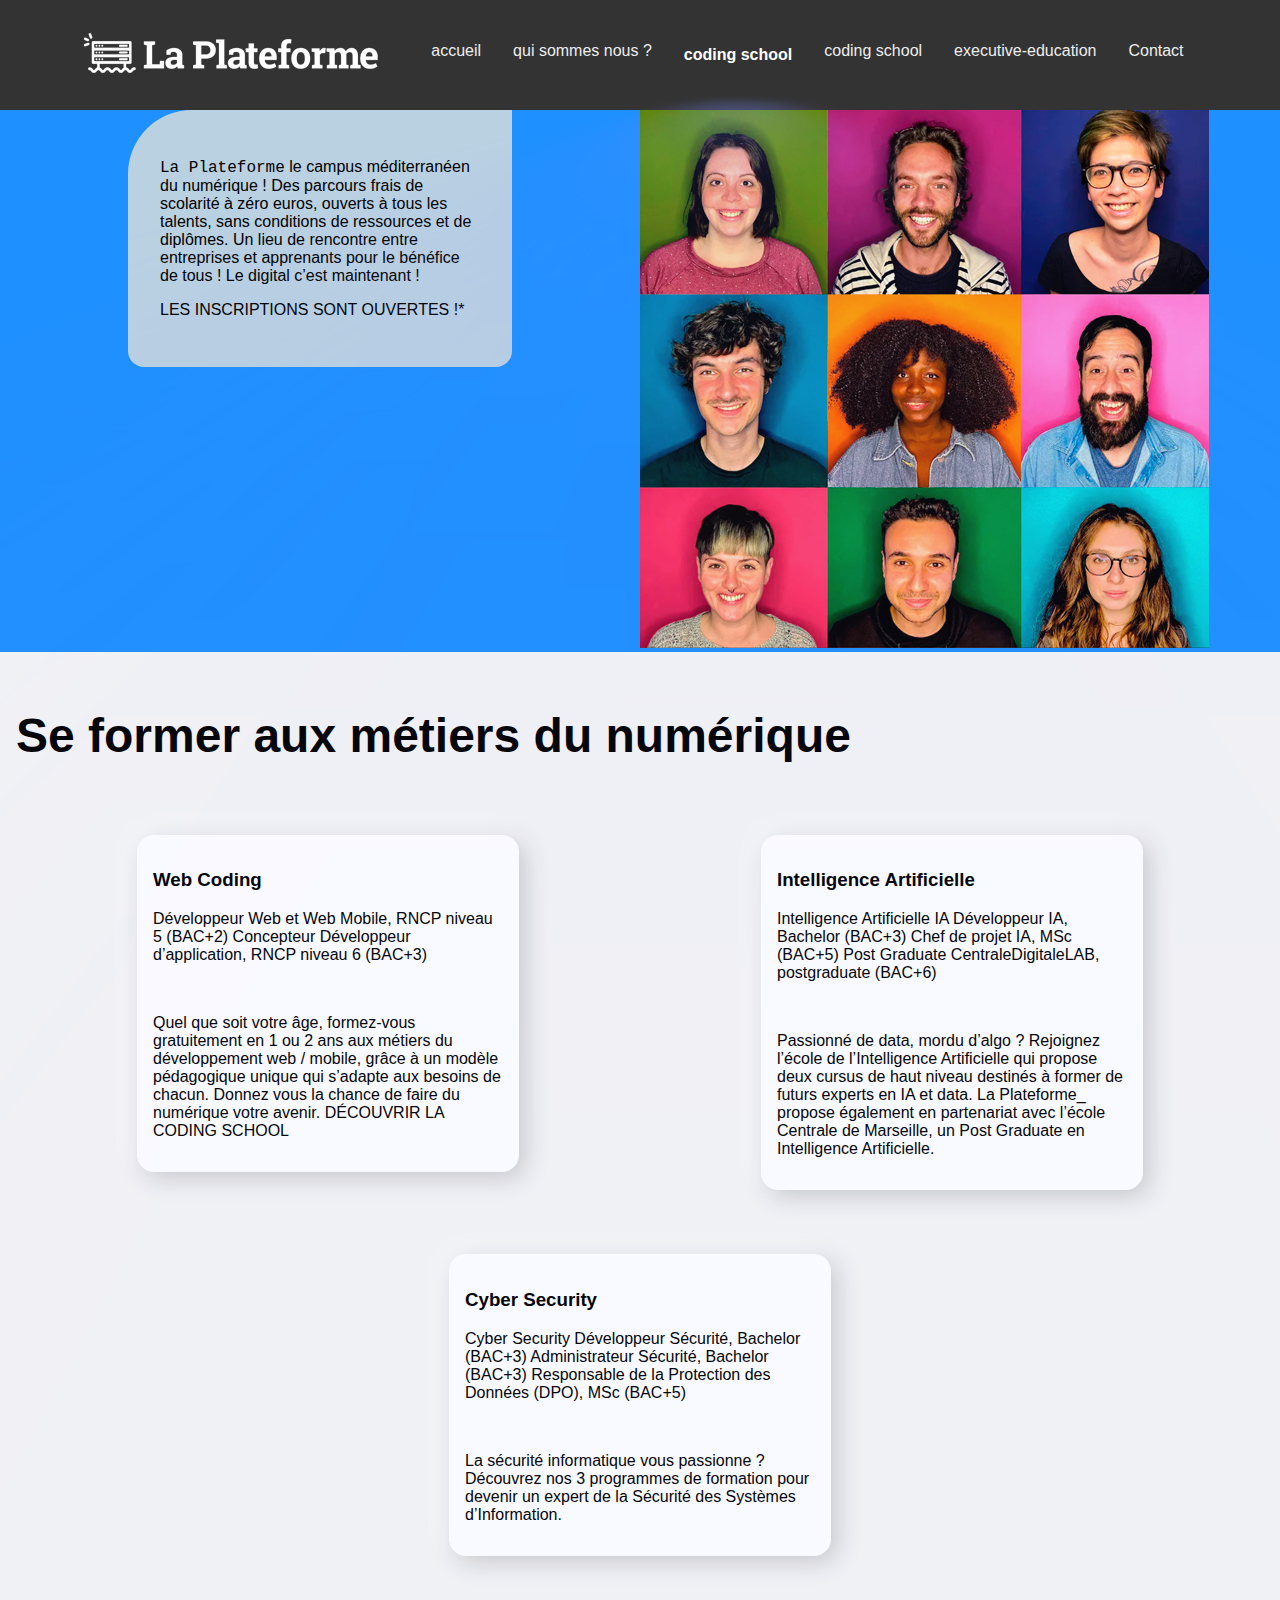
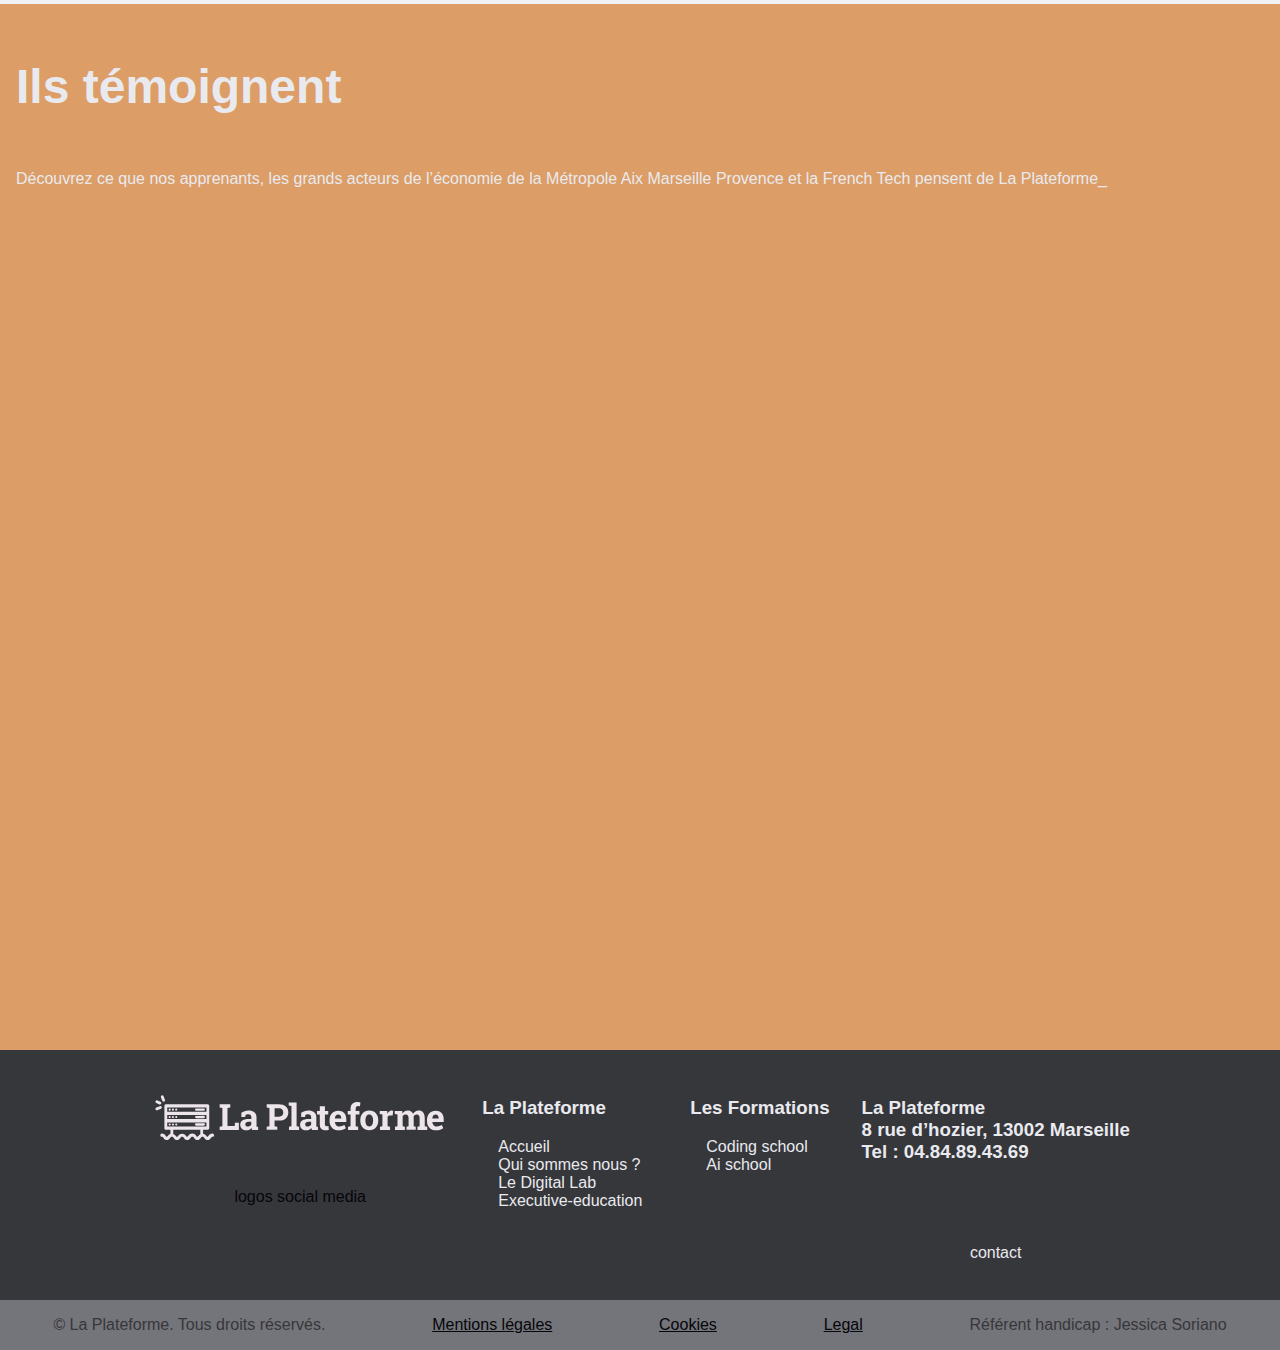
<file: accueil.html>
<!DOCTYPE html>
<html lang="en">
  <head>
    <meta charset="UTF-8" />
    <meta http-equiv="X-UA-Compatible" content="IE=edge" />
    <meta name="viewport" content="width=device-width, initial-scale=1.0" />
    <title>La Plateforme</title>
    <link rel="stylesheet" href="laplateforme.css" />
  </head>
  <body>
    <header>
      <div class="container">
        <div class="logo">
          <a href="accueil.html" class="hero-header-navitem show-nav">
            <img src="logo_laplateforme_blanc.png" alt="logo" sizes="30%" />
          </a>
        </div>
        <label for="menu-burger" class="show-menu">&#9776;</label>
        <input type="checkbox" id="menu-burger" role="button" />
        <nav>
          <ul>
            <li><a href="accueil.html">accueil</a></li>
            <li><a href="#">qui sommes nous ?</a></li>

            <li>
              <div class="dropdown">
                <button class="dropbtn">coding school</button>
                <div class="dropdown-content">
                  <a href="ai-school.html">ai school</a>
                </div>
                <div class="dropdown-content">
                    <a href="coding-school.html">coding school</a>
                  </div>
              </div>
            </li>

            <li><a href="coding-school.html">coding school</a></li>
            <li><a href="executive-education.html">executive-education</a></li>
            <li><a href="contact.html">Contact</a></li>
          </ul>
        </nav>
      </div>
    </header>

    <main class="content">
      <div class="main-item item1">
        <div class="campus">
          <p>
            <span id="plat"> La Plateforme</span> le campus méditerranéen du
            numérique ! Des parcours frais de scolarité à zéro euros, ouverts à
            tous les talents, sans conditions de ressources et de diplômes. Un
            lieu de rencontre entre entreprises et apprenants pour le bénéfice
            de tous ! Le digital c’est maintenant !
          </p>
          <p>LES INSCRIPTIONS SONT OUVERTES !*</p>
        </div>
      </div>
      <div class="main-item item2"><img src="acc.png" alt="" /></div>

      <div class="bl1">
        <div class="titrebloc"><h2>Se former aux métiers du numérique</h2></div>
        <div class="groupe1">
          <div class="GR1"><H3> Web Coding</H3>
            <p>
              Développeur Web et Web Mobile, RNCP niveau 5 (BAC+2)
              Concepteur Développeur d’application, RNCP niveau 6 (BAC+3)
            </p>
            <br />
            <p>
              Quel que soit votre âge, formez-vous gratuitement en 1 ou 2 ans
              aux métiers du développement web / mobile, grâce à un modèle
              pédagogique unique qui s’adapte aux besoins de chacun. Donnez vous
              la chance de faire du numérique votre avenir. DÉCOUVRIR LA CODING
              SCHOOL
            </p>
          </div>
          <div class="GR1"><H3> Intelligence Artificielle</H3>
            <p>
              Intelligence Artificielle IA Développeur IA, Bachelor (BAC+3) Chef
              de projet IA, MSc (BAC+5) Post Graduate CentraleDigitaleLAB,
              postgraduate (BAC+6)
            </p>
            <br />
            <p>
              Passionné de data, mordu d’algo ? Rejoignez l’école de
              l’Intelligence Artificielle qui propose deux cursus de haut niveau
              destinés à former de futurs experts en IA et data. La Plateforme_
              propose également en partenariat avec l’école Centrale de
              Marseille, un Post Graduate en Intelligence Artificielle.
            </p>
          </div>
          <div class="GR1"><H3> Cyber Security</H3>
            <p>
              Cyber Security Développeur Sécurité, Bachelor (BAC+3)
              Administrateur Sécurité, Bachelor (BAC+3) Responsable de la
              Protection des Données (DPO), MSc (BAC+5)
            </p>
            <br />
            <p>
              La sécurité informatique vous passionne ? Découvrez nos 3
              programmes de formation pour devenir un expert de la Sécurité des
              Systèmes d’Information.
            </p>
          </div>
        </div>
      </div>
      
      <div class="bl1 bl2">
        <div class=" bloc22"><h2>Ils témoignent</h2></div>
        <p>Découvrez ce que nos apprenants, les grands acteurs de l’économie de la Métropole Aix Marseille Provence et la French Tech pensent de La Plateforme_</p>
        <div class="groupe1 tem">
         
          <div class="GR2">
            <iframe width="560" height="315" src="https://www.youtube.com/embed/sDkjt3UTukg" title="YouTube video player" frameborder="0" allow="accelerometer; autoplay; clipboard-write; encrypted-media; gyroscope; picture-in-picture; web-share" allowfullscreen></iframe>
      
          </div>
          <div class="GR2">
            <iframe width="560" height="315" src="https://www.youtube.com/embed/8U4CCAFLqEs" title="YouTube video player" frameborder="0" allow="accelerometer; autoplay; clipboard-write; encrypted-media; gyroscope; picture-in-picture; web-share" allowfullscreen></iframe>
      
          </div>
         
          </div>
        </div>
      </div>
    </main>
   <!-- footer ---------------------------------------------------------------------------------------->
   <footer>
    <div class="foo1">
      <div class="foo-item">
        <div class="logo-footer"></div>
        <div>logos social media</div>
      </div>

      <div class="foo-item1 linky">
        <ul>
          <li><h3>La Plateforme</h3></li>
          <li><a href="accueil.html">Accueil</a></li>
          <li><a href="#">Qui sommes nous ?</a></li>

          <li><a href="#">Le Digital Lab</a></li>
          <li><a href="executive-education.html">Executive-education</a></li>
        </ul>
      </div>
      <div class="foo-item linky">
        <ul>
          <li><h3>Les Formations</h3></li>

          <li><a href="coding-school.html"> Coding school</a></li>

          <li><a href="ai-school.html">Ai school</a></li>
        </ul>
      </div>
      <div class="foo-item linky">
        <ul>
          <li>
            <h3>
              La Plateforme <br />
              8 rue d’hozier, 13002 Marseille<br />

              Tel : 04.84.89.43.69
            </h3>
          </li>
        </ul>
        <div class="contact-foo">
          <a href="contact.html"><p>contact</p></a>
        </div>
      </div>
    </div>
    <div class="footy">
      <p>© La Plateforme. Tous droits réservés.</p>
      <a href="#"> Mentions légales</a>
      <a href="#"> Cookies</a>

      <a href="#">Legal</a>
      <p>Référent handicap : Jessica Soriano</p>
    </div>
  </footer>
</body>
</html>
</file>
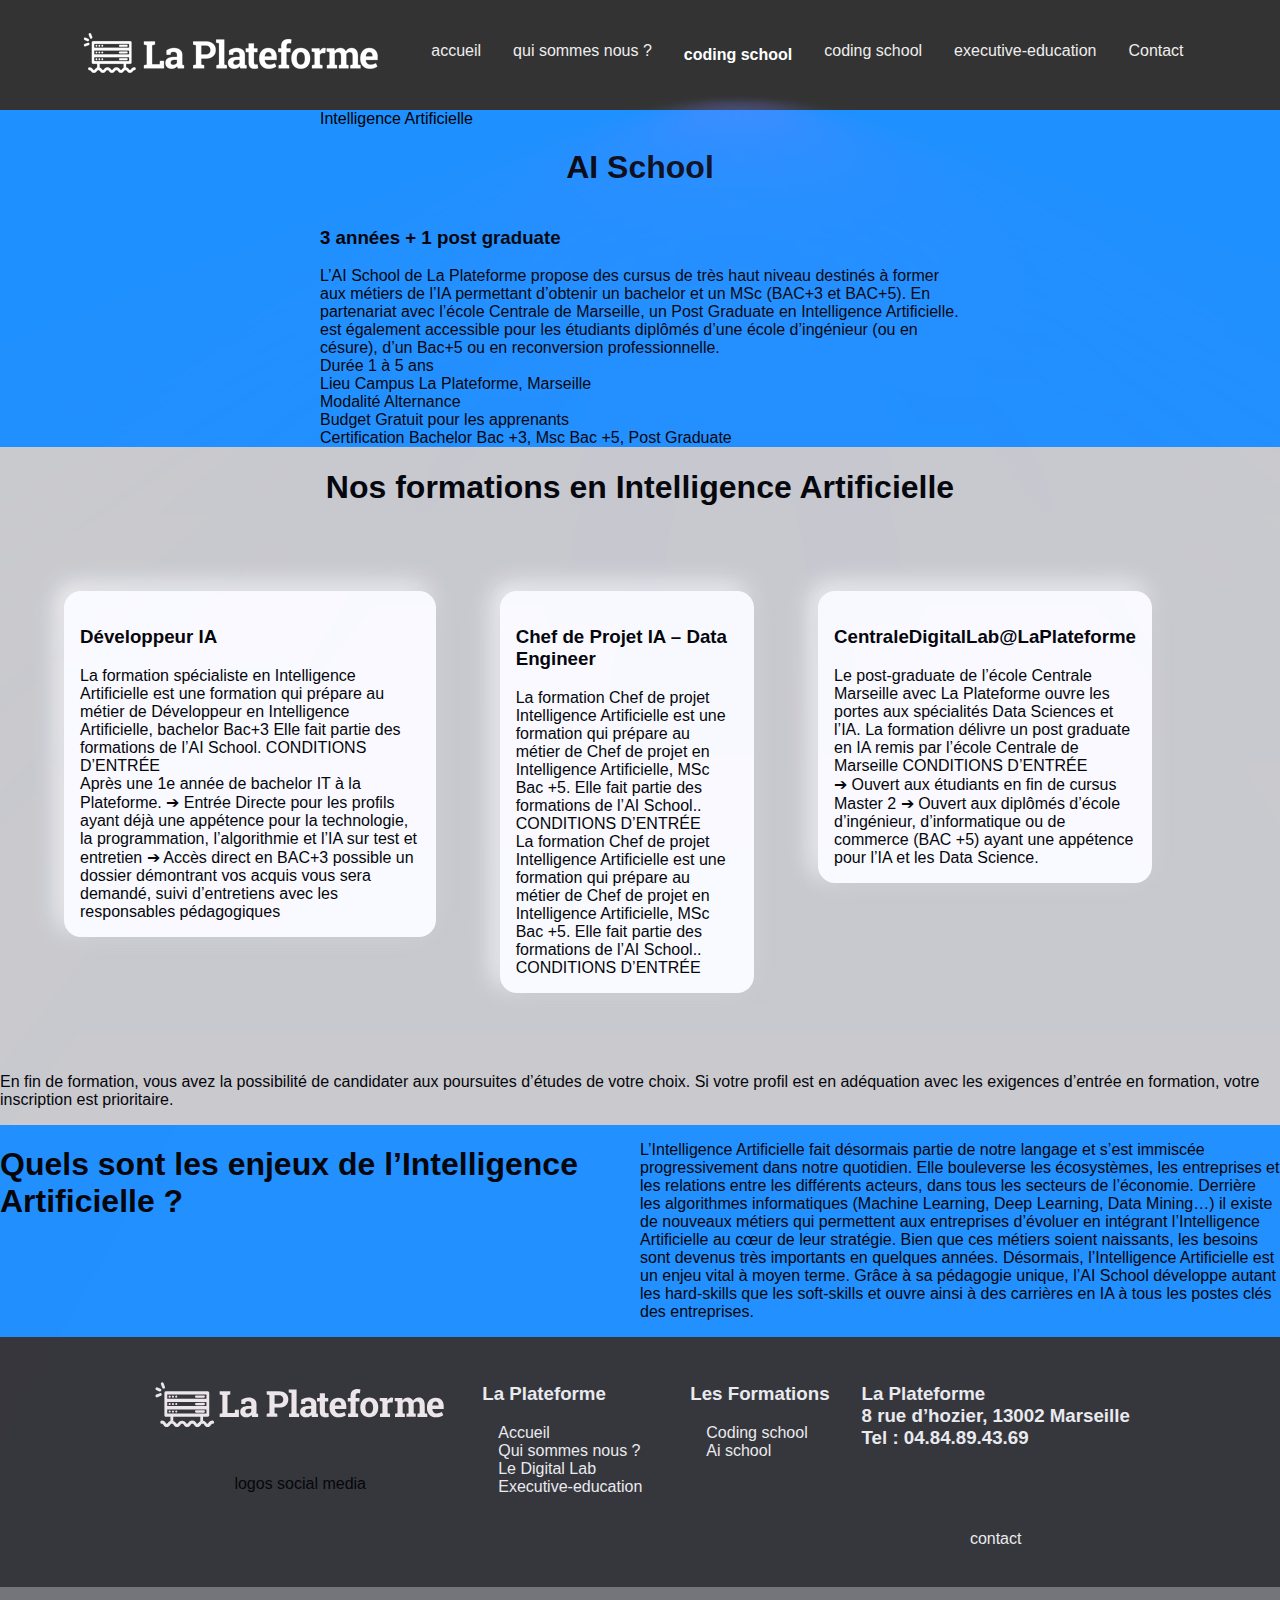
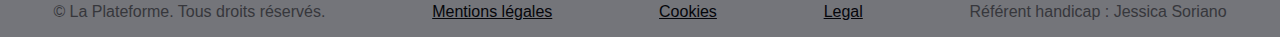
<file: ai-school.html>
<!DOCTYPE html>
<html lang="en">
  <head>
    <meta charset="UTF-8" />
    <meta http-equiv="X-UA-Compatible" content="IE=edge" />
    <meta name="viewport" content="width=device-width, initial-scale=1.0" />
    <title>La Plateforme</title>
    <link rel="stylesheet" href="laplateforme.css" />
  </head>
  <body>
    <header>
      <div class="container">
        <div class="logo">
          <a href="accueil.html" class="hero-header-navitem show-nav">
            <img src="logo_laplateforme_blanc.png" alt="logo" sizes="30%" />
          </a>
        </div>
        <label for="menu-burger" class="show-menu">&#9776;</label>
        <input type="checkbox" id="menu-burger" role="button" />
        <nav>
          <ul>
            <li><a href="accueil.html">accueil</a></li>
            <li><a href="#">qui sommes nous ?</a></li>

            <li>
              <div class="dropdown">
                <button class="dropbtn">coding school</button>
                <div class="dropdown-content">
                  <a href="ai-school.html">ai school</a>
                </div>
                <div class="dropdown-content">
                    <a href="coding-school.html">coding school</a>
                  </div>
              </div>
            </li>

            <li><a href="coding-school.html">coding school</a></li>
            <li><a href="executive-education.html">executive-education</a></li>
            <li><a href="contact.html">Contact</a></li>
          </ul>
        </nav>
      </div>
    </header>
    <!-- main ---------------------------------------------------------------------------------------->
    <main class="content">
      <div class="main-item item2">
        <div class="titreL">Intelligence Artificielle</div>
        <div class="titreG"><h1>AI School</h1></div>
        <div class="titreS"><h3>3 années + 1 post graduate</h3></div>
        <div class="para">
          L’AI School de La Plateforme propose des cursus de très haut niveau
          destinés à former aux métiers de l’IA permettant d’obtenir un bachelor
          et un MSc (BAC+3 et BAC+5). En partenariat avec l’école Centrale de
          Marseille, un Post Graduate en Intelligence Artificielle. est
          également accessible pour les étudiants diplômés d’une école
          d’ingénieur (ou en césure), d’un Bac+5 ou en reconversion
          professionnelle.
        </div>

        <div class="hhh">
          <div>Durée 1 à 5 ans</div>
          <div>Lieu Campus La Plateforme, Marseille</div>
          <div>Modalité Alternance</div>
          <div>Budget Gratuit pour les apprenants</div>
          <div>Certification Bachelor Bac +3, Msc Bac +5, Post Graduate</div>
        </div>
      </div>

      <div class="pack1">
        <div class="titreG">
          <h1>Nos formations en Intelligence Artificielle</h1>
        </div>
        <div class="pooop">
          <div class="pop1 GR1">
            <div class="blocphoText">
              <h3>Développeur IA</h3>
              <div>
                La formation spécialiste en Intelligence Artificielle est une
                formation qui prépare au métier de Développeur en Intelligence
                Artificielle, bachelor Bac+3 Elle fait partie des formations de
                l’AI School. CONDITIONS D’ENTRÉE
              </div>
              <div>
                Après une 1e année de bachelor IT à la Plateforme. ➔ Entrée
                Directe pour les profils ayant déjà une appétence pour la
                technologie, la programmation, l’algorithmie et l’IA sur test et
                entretien ➔ Accès direct en BAC+3 possible un dossier démontrant
                vos acquis vous sera demandé, suivi d’entretiens avec les
                responsables pédagogiques
              </div>
            </div>
          </div>
          <div class="pop1 GR1">
            <div class="blocphoText">
              <h3>Chef de Projet IA – Data Engineer</h3>
              <div>
                La formation Chef de projet Intelligence Artificielle est une
                formation qui prépare au métier de Chef de projet en
                Intelligence Artificielle, MSc Bac +5. Elle fait partie des
                formations de l’AI School.. CONDITIONS D’ENTRÉE
              </div>
              <div>
                La formation Chef de projet Intelligence Artificielle est une
                formation qui prépare au métier de Chef de projet en
                Intelligence Artificielle, MSc Bac +5. Elle fait partie des
                formations de l’AI School.. CONDITIONS D’ENTRÉE
              </div>
            </div>
          </div>
          <div class="pop1 GR1">
            <div class="blocphoText">
              <h3>CentraleDigitalLab@LaPlateforme</h3>
              <div>
                Le post-graduate de l’école Centrale Marseille avec La
                Plateforme ouvre les portes aux spécialités Data Sciences et
                l’IA. La formation délivre un post graduate en IA remis par
                l’école Centrale de Marseille CONDITIONS D’ENTRÉE
              </div>
              <div>
                ➔ Ouvert aux étudiants en fin de cursus Master 2 ➔ Ouvert aux
                diplômés d’école d’ingénieur, d’informatique ou de commerce (BAC
                +5) ayant une appétence pour l’IA et les Data Science.
              </div>
            </div>
          </div>
        </div>
        <div>
          <p>
            En fin de formation, vous avez la possibilité de candidater aux
            poursuites d’études de votre choix. Si votre profil est en
            adéquation avec les exigences d’entrée en formation, votre
            inscription est prioritaire.
          </p>
        </div>
      </div>
      <div>
        <div class="enjeux">
          <div class="enj">
            <h1>Quels sont les enjeux de l’Intelligence Artificielle ?</h1>
          </div>
          <div class="enj">
            <p>
              L’Intelligence Artificielle fait désormais partie de notre langage
              et s’est immiscée progressivement dans notre quotidien. Elle
              bouleverse les écosystèmes, les entreprises et les relations entre
              les différents acteurs, dans tous les secteurs de l’économie.
              Derrière les algorithmes informatiques (Machine Learning, Deep
              Learning, Data Mining…) il existe de nouveaux métiers qui
              permettent aux entreprises d’évoluer en intégrant l’Intelligence
              Artificielle au cœur de leur stratégie. Bien que ces métiers
              soient naissants, les besoins sont devenus très importants en
              quelques années. Désormais, l’Intelligence Artificielle est un
              enjeu vital à moyen terme. Grâce à sa pédagogie unique, l’AI
              School développe autant les hard-skills que les soft-skills et
              ouvre ainsi à des carrières en IA à tous les postes clés des
              entreprises.
            </p>
          </div>
        </div>
      </div>
    </main>
    <!-- footer ---------------------------------------------------------------------------------------->
    <footer>
      <div class="foo1">
        <div class="foo-item">
          <div class="logo-footer"></div>
          <div>logos social media</div>
        </div>

        <div class="foo-item1 linky">
          <ul>
            <li><h3>La Plateforme</h3></li>
            <li><a href="accueil.html">Accueil</a></li>
            <li><a href="#">Qui sommes nous ?</a></li>

            <li><a href="#">Le Digital Lab</a></li>
            <li><a href="executive-education.html">Executive-education</a></li>
          </ul>
        </div>
        <div class="foo-item linky">
          <ul>
            <li><h3>Les Formations</h3></li>

            <li><a href="coding-school.html"> Coding school</a></li>

            <li><a href="ai-school.html">Ai school</a></li>
          </ul>
        </div>
        <div class="foo-item linky">
          <ul>
            <li>
              <h3>
                La Plateforme <br />
                8 rue d’hozier, 13002 Marseille<br />

                Tel : 04.84.89.43.69
              </h3>
            </li>
          </ul>
          <div class="contact-foo">
            <a href="contact.html"><p>contact</p></a>
          </div>
        </div>
      </div>
      <div class="footy">
        <p>© La Plateforme. Tous droits réservés.</p>
        <a href="#"> Mentions légales</a>
        <a href="#"> Cookies</a>

        <a href="#">Legal</a>
        <p>Référent handicap : Jessica Soriano</p>
      </div>
    </footer>
  </body>
</html>
</file>
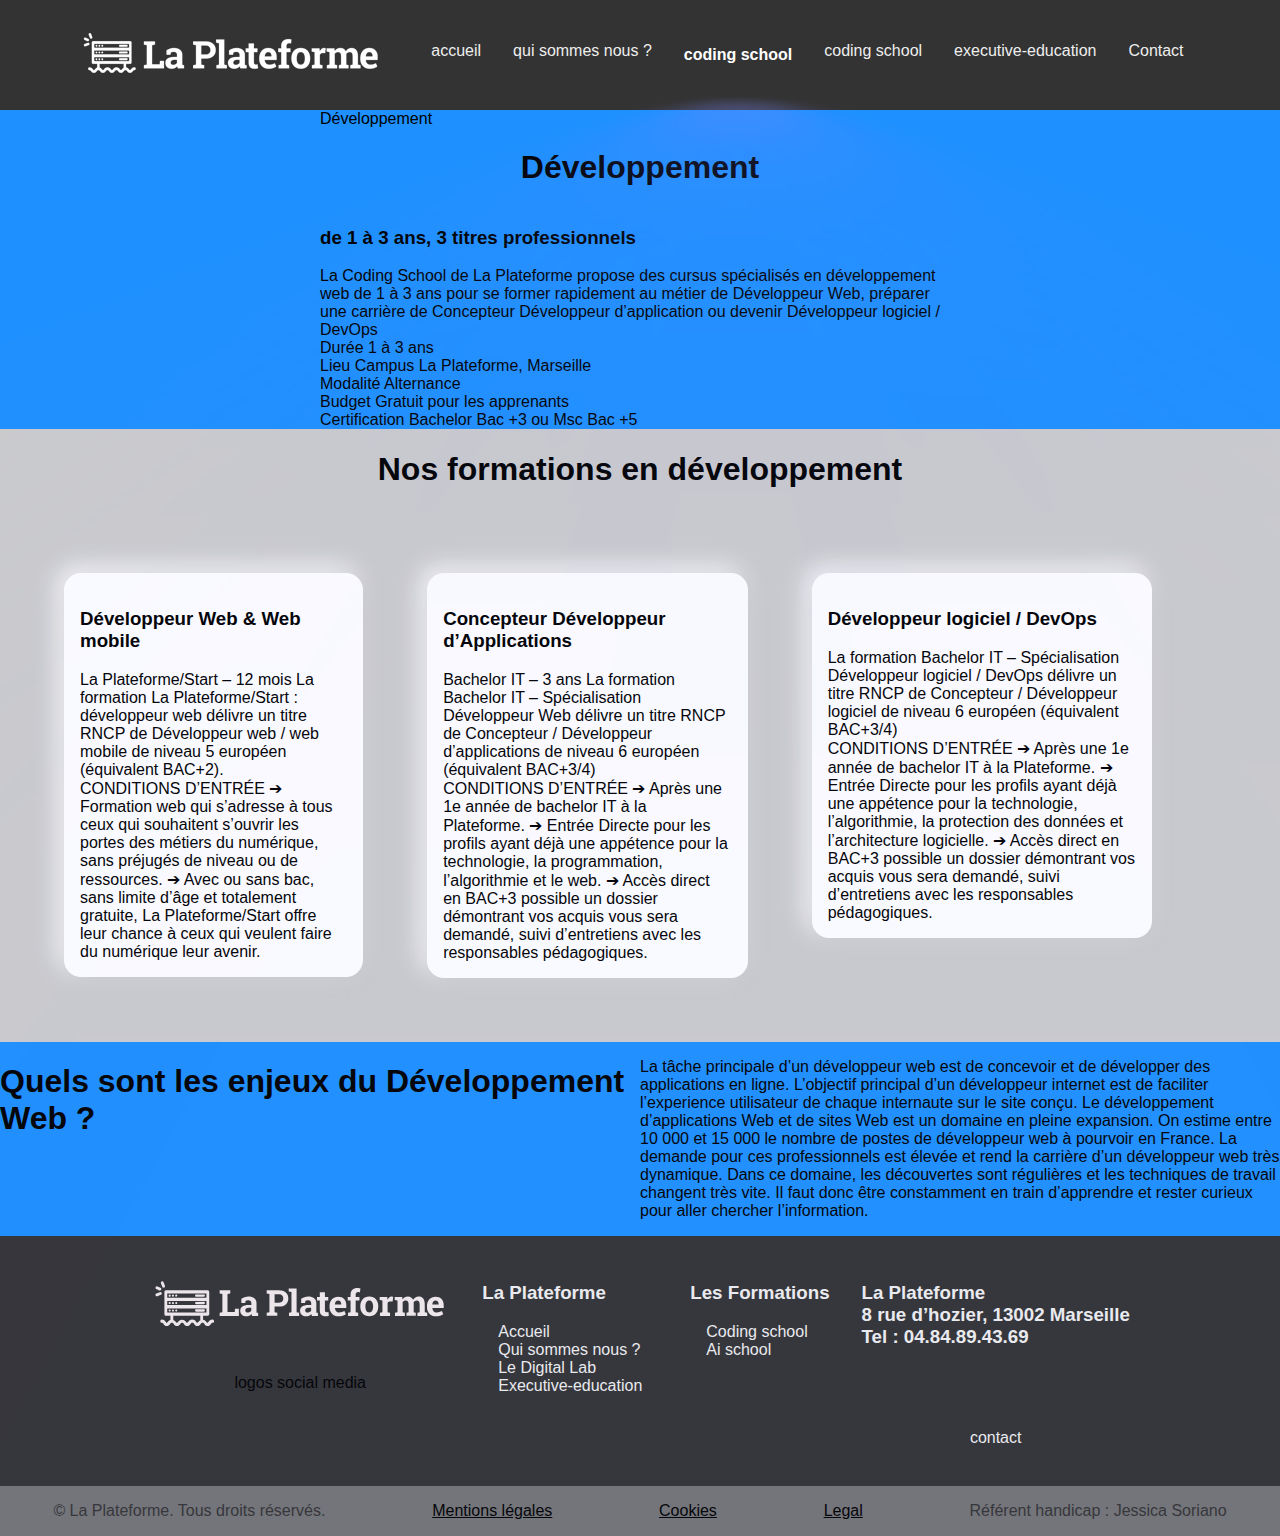
<file: coding-school.html>
<!DOCTYPE html>
<html lang="en">
  <head>
    <meta charset="UTF-8" />
    <meta http-equiv="X-UA-Compatible" content="IE=edge" />
    <meta name="viewport" content="width=device-width, initial-scale=1.0" />
    <title>La Plateforme</title>
    <link rel="stylesheet" href="laplateforme.css" />
  </head>
  <body>
    <header>
      <div class="container">
        <div class="logo">
          <a href="accueil.html" class="hero-header-navitem show-nav">
            <img src="logo_laplateforme_blanc.png" alt="logo" sizes="30%" />
          </a>
        </div>
        <label for="menu-burger" class="show-menu">&#9776;</label>
        <input type="checkbox" id="menu-burger" role="button" />
        <nav>
          <ul>
            <li><a href="accueil.html">accueil</a></li>
            <li><a href="#">qui sommes nous ?</a></li>

            <li>
              <div class="dropdown">
                <button class="dropbtn">coding school</button>
                <div class="dropdown-content">
                  <a href="ai-school.html">ai school</a>
                </div>
                <div class="dropdown-content">
                    <a href="coding-school.html">coding school</a>
                  </div>
              </div>
            </li>

            <li><a href="coding-school.html">coding school</a></li>
            <li><a href="executive-education.html">executive-education</a></li>
            <li><a href="contact.html">Contact</a></li>
          </ul>
        </nav>
      </div>
    </header>
    <!-- main ---------------------------------------------------------------------------------------->
    <main class="content">
      <div class="main-item item2">
        <div class="titreL">Développement</div>
        <div class="titreG"><h1>Développement</h1></div>
        <div class="titreS"><h3>de 1 à 3 ans, 3 titres professionnels</h3></div>
        <div class="para">
          La Coding School de La Plateforme propose des cursus spécialisés en
          développement web de 1 à 3 ans pour se former rapidement au métier de
          Développeur Web, préparer une carrière de Concepteur Développeur
          d’application ou devenir Développeur logiciel / DevOps
        </div>

        <div class="hhh">
          <div>Durée 1 à 3 ans</div>
          <div>Lieu Campus La Plateforme, Marseille</div>
          <div>Modalité Alternance</div>
          <div>Budget Gratuit pour les apprenants</div>
          <div>Certification Bachelor Bac +3 ou Msc Bac +5</div>
        </div>
      </div>

      <div class="pack1">
        <div class="titreG">
          <h1>Nos formations en développement</h1>
        </div>
        <div class="pooop">
          <div class="pop1 GR1">
            <div class="blocphoText">
              <h3>Développeur Web & Web mobile</h3>
              <div>
                La Plateforme/Start – 12 mois La formation La Plateforme/Start :
                développeur web délivre un titre RNCP de Développeur web / web
                mobile de niveau 5 européen (équivalent BAC+2).
              </div>
              <div>
                CONDITIONS D’ENTRÉE ➔ Formation web qui s’adresse à tous ceux
                qui souhaitent s’ouvrir les portes des métiers du numérique,
                sans préjugés de niveau ou de ressources. ➔ Avec ou sans bac,
                sans limite d’âge et totalement gratuite, La Plateforme/Start
                offre leur chance à ceux qui veulent faire du numérique leur
                avenir.
              </div>
            </div>
          </div>
          <div class="pop1 GR1">
            <div class="blocphoText">
              <h3>Concepteur Développeur d’Applications</h3>
              <div>
                Bachelor IT – 3 ans La formation Bachelor IT – Spécialisation
                Développeur Web délivre un titre RNCP de Concepteur /
                Développeur d’applications de niveau 6 européen (équivalent
                BAC+3/4)
              </div>
              <div>
                CONDITIONS D’ENTRÉE ➔ Après une 1e année de bachelor IT à la
                Plateforme. ➔ Entrée Directe pour les profils ayant déjà une
                appétence pour la technologie, la programmation, l’algorithmie
                et le web. ➔ Accès direct en BAC+3 possible un dossier
                démontrant vos acquis vous sera demandé, suivi d’entretiens avec
                les responsables pédagogiques.
              </div>
            </div>
          </div>
          <div class="pop1 GR1">
            <div class="blocphoText">
              <h3>Développeur logiciel / DevOps</h3>
              <div>
                La formation Bachelor IT – Spécialisation Développeur logiciel /
                DevOps délivre un titre RNCP de Concepteur / Développeur
                logiciel de niveau 6 européen (équivalent BAC+3/4)
              </div>
              <div>
                CONDITIONS D’ENTRÉE ➔ Après une 1e année de bachelor IT à la
                Plateforme. ➔ Entrée Directe pour les profils ayant déjà une
                appétence pour la technologie, l’algorithmie, la protection des
                données et l’architecture logicielle. ➔ Accès direct en BAC+3
                possible un dossier démontrant vos acquis vous sera demandé,
                suivi d’entretiens avec les responsables pédagogiques.
              </div>
            </div>
          </div>
        </div>
      </div>
      <div>
        <div class="enjeux">
          <div class="enj">
            <h1>Quels sont les enjeux du Développement Web ?</h1>
          </div>
          <div class="enj">
            <p>
              La tâche principale d’un développeur web est de concevoir et de
              développer des applications en ligne. L’objectif principal d’un
              développeur internet est de faciliter l’experience utilisateur de
              chaque internaute sur le site conçu. Le développement
              d’applications Web et de sites Web est un domaine en pleine
              expansion. On estime entre 10 000 et 15 000 le nombre de postes de
              développeur web à pourvoir en France. La demande pour ces
              professionnels est élevée et rend la carrière d’un développeur web
              très dynamique. Dans ce domaine, les découvertes sont régulières
              et les techniques de travail changent très vite. Il faut donc être
              constamment en train d’apprendre et rester curieux pour aller
              chercher l’information.
            </p>
          </div>
        </div>
      </div>
    </main>
    <!-- footer ---------------------------------------------------------------------------------------->
    <footer>
      <div class="foo1">
        <div class="foo-item">
          <div class="logo-footer"></div>
          <div>logos social media</div>
        </div>

        <div class="foo-item1 linky">
          <ul>
            <li><h3>La Plateforme</h3></li>
            <li><a href="accueil.html">Accueil</a></li>
            <li><a href="#">Qui sommes nous ?</a></li>

            <li><a href="#">Le Digital Lab</a></li>
            <li><a href="executive-education.html">Executive-education</a></li>
          </ul>
        </div>
        <div class="foo-item linky">
          <ul>
            <li><h3>Les Formations</h3></li>

            <li><a href="coding-school.html"> Coding school</a></li>

            <li><a href="ai-school.html">Ai school</a></li>
          </ul>
        </div>
        <div class="foo-item linky">
          <ul>
            <li>
              <h3>
                La Plateforme <br />
                8 rue d’hozier, 13002 Marseille<br />

                Tel : 04.84.89.43.69
              </h3>
            </li>
          </ul>
          <div class="contact-foo">
            <a href="contact.html"><p>contact</p></a>
          </div>
        </div>
      </div>
      <div class="footy">
        <p>© La Plateforme. Tous droits réservés.</p>
        <a href="#"> Mentions légales</a>
        <a href="#"> Cookies</a>

        <a href="#">Legal</a>
        <p>Référent handicap : Jessica Soriano</p>
      </div>
    </footer>
  </body>
</html>
</file>
<file: laplateforme.css>
body{
    font-family: arial;
    margin: 0;
    padding: 0;
    /* overflow: hidden; */
    overflow: scroll;
  }
  
  .container{
    width: 90%;
    margin: 0 auto;
    display: flex;
    align-items: center;
    justify-content: space-around;
     height: 30%;
    
  }
  
  header{
    background-color: #333;
  }
  
  header::after {
      content: "";
      display: block;
      clear: both;
  }
  
  /* .logo{
    float: left;
    padding: 0.5em;
     margin: 15px 0;
    background-color: #eee;
  } */
  
  nav{
    float: right;
  }
  
  nav ul{
    display: block;
    padding: 0;
    margin: 30px 0;
    list-style-type : none;
    display: flex;
  }
  
  nav a{
    display: block;
    box-sizing: border-box;
    padding: 0.75rem 1rem;
    color: #eee;
    text-decoration: none;
    /* background-color: #111; */
  }
  
  nav a:hover{
    background-color: rgba(85, 85, 85, 0.362);
  }
  
  
  
  
  @keyframes menuShow {
    0% {
      right: -200px;
    } /*en dehosr de la vue*/
    100% {
      right: 0;
    } /* visible*/
  }
  
  header input[type="checkbox"]{
    display: none;
  }
  
  header input[type="checkbox"]:checked ~ nav{
    display: block;
    animation: menuShow 0.5s normal;
  }
  
  header label{
    float: right;
    display: none;
    font-size: 2rem;
    /* line-height: 100px; */
    cursor: pointer;
    color: #eee;

   
  } .enjeux{
display: flex;
flex-direction: row;
/*  */

  }
  .enj{
width: 50%;

  }
  .titreG{
    display: flex;
    justify-content: center;


  }
.pack1{
  background-color: #ccc;
}
  .pooop{
    padding: 2rem;
    display: flex;
    flex-direction: row;
    flex-wrap: nowrap;
    width: 90%;
    align-items: flex-start;
    align-content: flex-start;
    justify-content: space-between;
  }
  .pop1{
    padding: 1rem;
  }
  h1,h2{
    right: 1rem;
  }
  /* -----------dropmenu------------ */
  .dropbtn {
    background-color: #04aa6d00;
    color: white;
    padding: 16px;
    font-size: 16px;
    border: none;
  }
  
  .dropdown {
    position: relative;
    display: inline-block;
  }
  
  .dropdown-content {
    display: none;
    position: absolute;
    background-color: #f1f1f1;
    min-width: 160px;
    box-shadow: 0px 8px 16px 0px rgba(0,0,0,0.2);
    z-index: 1;
  }
  
  .dropdown-content a {
    color: black;
    padding: 12px 16px;
    text-decoration: none;
    display: block;
  }
  
  .dropdown-content a:hover {background-color: #ddd;}
  
  .dropdown:hover .dropdown-content {display: block;}
  
  .dropdown:hover .dropbtn {background-color: #6d726d56;}

/* -----------dropmenu------------ */

main{
  display: flex;
  justify-content: center;
  background-color: dodgerblue;
  flex-direction: row;
  flex-wrap: wrap;
}
.main-item{
    background-color: azure;
width: 50%;
/* height:100vh; */
}

#plat{
  font-family: 'Courier New', Courier, monospace;
  font-size: 100%;
}
.item1{
background-color: dodgerblue;
height: 60%;
display: flex;

flex-wrap: nowrap;
justify-content: center;
align-items: center;
align-content: center;
}
.item2{
  background-color: dodgerblue;
  /* max-width: 50%; */
}

.item2>img{
  max-width: 100%;
}
.campus{
width: 50%;
/* height:100% ; */
background-color: rgba(250, 235, 215, 0.712);
padding: 2em;
font-size: 100%;
border-radius: 4em 0em 1em 1em;

}

.inscr{
background-color: dodgerblue;



}
button {
  --glow-color: rgb(176, 190, 255);
  --glow-spread-color: rgba(123, 136, 255, 0.781);
  --enhanced-glow-color: rgb(206, 217, 255);
  --btn-color: rgb(61, 75, 136);
  border: .25em solid var(--glow-color);
  padding: 1em 3em;
  color: var(--glow-color);
  font-size: 15px;
  font-weight: bold;
  background-color: var(--btn-color);
  border-radius: 1em;
  outline: none;
 
  position: relative;
  transition: all 0.3s;
 }
 
 button::after {
  pointer-events: none;
  content: "";
  position: absolute;
  top: 120%;
  left: 0;
  height: 100%;
  width: 100%;
  background-color: var(--glow-spread-color);
  filter: blur(2em);
  opacity: .7;
  transform: perspective(1.5em) rotateX(35deg) scale(1, .6);
 }
 
 button:hover {
  color: var(--btn-color);
  background-color: var(--glow-color);
  box-shadow: 0 0 1em .25em var(--glow-color),
         0 0 4em 2em var(--glow-spread-color),
         inset 0 0 .75em .25em var(--glow-color);
 }
 
 button:active {
  box-shadow: 0 0 0.6em .25em var(--glow-color),
         0 0 2.5em 2em var(--glow-spread-color),
         inset 0 0 .5em .25em var(--glow-color);
 }
/* .content{
    height: 50vh;
    width: 100%;
    background-color: #FFF;
    display: flex;
    justify-content: center;
    align-items: center;
    font-size: 3rem;
    position: relative;
    margin-bottom: 50vh;
  } */

/* .footer{
    height: 50vh;
    width: 100%;
    display: flex;
    justify-content: center;
    align-items: center;
    font-size: 3rem;
    color: #f1f1f1;
    background-color: #000;
    position: fixed;
    bottom: 50;
    z-index: 100;
  } */
.foo1{
background-color: #333;
width: 100%;
height: 250px;
display:flex ;
flex-direction: row;
  flex-wrap: nowrap;
  justify-content: center;
 
  align-items: flex-start;
  align-content: flex-start;

}
.foo-item{
  display: flex;
  justify-content: center;
  flex-direction: column;
  align-items: center;

}
.linky>ul{
  
  list-style-type : none;
  padding: 0.75rem 1rem;
  color: #eee;
  text-decoration: none;
  
}
.linky a{
  padding: 0.75rem 1rem;
  color: #eee;
  text-decoration: none;

}
.logo-footer{
  background-image: url("Logo_LaPLateforme_footer.svg");
  height: 50px;
  width: 300px;
  background-position: center;
  background-repeat: no-repeat;
  background-size: cover;
  position: relative;
  margin: 2.75rem 1rem;
}

  .footy{
    display:flex ;
    justify-content: space-around;
    color: #333;
    align-items: baseline;
    background-color: rgb(116, 116, 116);
  }
  .footy>a{
     color: #000000; }

  .bl1{
    background-color: whitesmoke;
    display: flex;
    flex-direction: column;
    width: 100%;
    align-items: stretch;
    align-content: center;
    justify-content: center;
    flex-wrap: wrap;
    padding: 1rem;

  }
  .bl2{
    background-color: rgb(224, 158, 96);
    display: flex;
    color: #eee;
    padding: 1em;
  }

     .titrebloc{
      background-color: whitesmoke;
      width: 100%;
      font-size: 2em;
    }
    .bloc22{
      width: 100%;
      font-size: 2rem;
      background-color: rgb(224, 158, 96);
    }
    .groupe1 {
      display: flex;
      flex-direction: row;
      flex-wrap: wrap;
      justify-content: space-around;
      align-items: flex-start;
      background-color: whitesmoke;
   
    }   
    .tem{
      background-color: rgba(245, 245, 245, 0);  
      }
    .GR1{
      margin: 2%;
      max-width: 350px;
      margin: 2em;
      border-radius: 17px;
background: #ffffff;
padding: 1em;
box-shadow:  6px 6px 24px #c9c9c9,
             -6px -6px 24px #ffffff;
    
    }
    .GR2{
      margin: 2%;
      /* max-width: 350px; */
      margin: 2em;
     

padding: 1em;

    
    }



  @media screen and (max-width: 1000px){
    header label{
      display: block;
    }
    .pooop {
      padding: 2rem;
      display: flex;
      flex-direction: column;
      flex-wrap: nowrap;
      width: 90%;
      align-items: flex-start;
      align-content: flex-start;
      justify-content: space-between;
  }
    header nav{
      position: absolute;
      z-index: 10;
      display: none;
      right: 8em;
      top: 100px;
      /* width: 150px; */
    }
    
    nav ul{
      flex-direction: column;
      margin: 0;
      background-color: rgba(51, 51, 51, 0.527);
    }
    
    .item1 {
      background-color: dodgerblue;
      height: 60%;
      display: flex;
      flex-wrap: nowrap;
      justify-content: center;
      align-items: center;
      width: max-content;
     
  }
  /* display: flex;
  justify-content: flex-start;
  background-color: dodgerblue;
  flex-direction: column;
  flex-wrap: nowrap;
   align-content: center; 
  align-items: center; */

  .main-item{

    width: auto;
    height: auto;
 
  }
    .foo1{
      background-color: #333;
      width: 100%;
      height: 50%;
      display:flex ;
      flex-direction: column;
        flex-wrap: wrap;
        justify-content: center;
       
        align-items: flex-start;
        align-content: flex-start;
      
      } 
  }
  @media screen and(max-width: 670px) {
    .footy {
      display: flex;
      justify-content: space-evenly;
      color: #333;
      align-items: center;
      background-color: rgb(116, 116, 116);
      flex-wrap: wrap;
      flex-direction: column;
      align-content: center;
  } 


  }



  form {
    display: flex;
    flex-wrap: wrap;
  }
  
  label,
  input[type="text"],
  input[type="email"],
  input[type="tel"],
  textarea,
  select {
    flex: 1 0 100%;
    margin-bottom: 10px;
    padding: 12px;
    box-sizing: border-box;
    border: 1px solid #ccc;
  }
  
  input[type="checkbox"] {
    margin-bottom: 10px;
  }
  
  @media (min-width: 600px) {
    label,
    input[type="text"],
    input[type="email"],
    input[type="tel"],
    textarea,
    select {
      flex: 1 0 45%;
      margin-bottom: 10px;
    }
  }

  .mpass{
width: 100%;

  }
.lastinfo{
  color: #eee;
  width: 100%;
  display: flex;
  flex-direction: column;
  justify-content: space-between;
  align-items: center;

}
</file>
